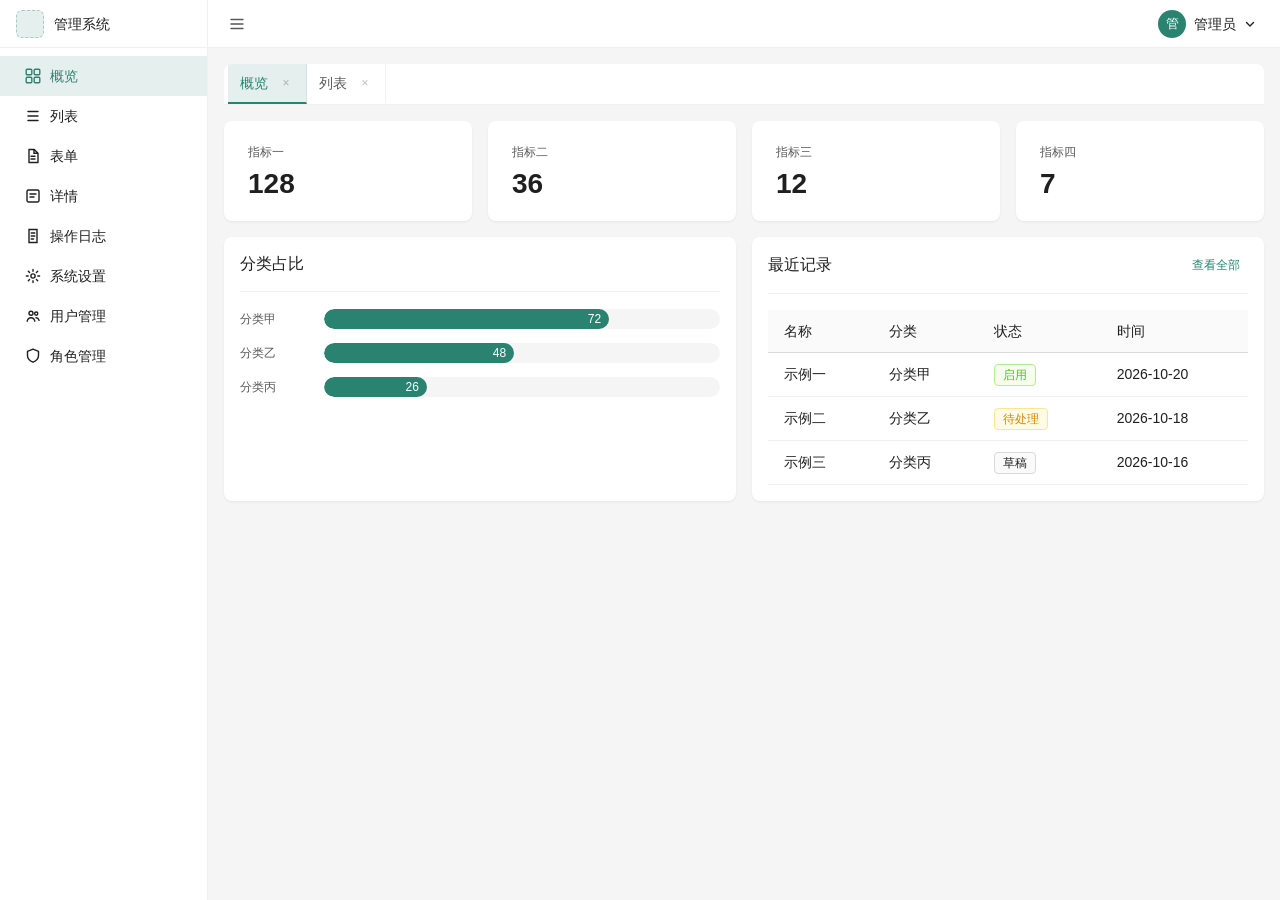
<file: index.html>
<!DOCTYPE html>
<!-- 概览页。 -->
<html lang="zh-CN">
<head>
<meta charset="UTF-8">
<meta name="viewport" content="width=device-width, initial-scale=1.0">
<title>管理系统</title>
<link rel="stylesheet" href="css/tokens.css">
<link rel="stylesheet" href="css/base.css">
</head>
<body data-page="dashboard" data-page-title="概览">
<div class="layout-side" id="layout">
  <aside class="sidebar" id="sidebar"></aside>
  <div class="main">
    <header class="header" id="header"></header>
    <div class="content">
      <div class="multi-tabs">
        <a class="multi-tab active" href="index.html">概览<button class="tab-close" type="button" aria-label="关闭">×</button></a>
        <a class="multi-tab" href="list.html">列表<button class="tab-close" type="button" aria-label="关闭">×</button></a>
      </div>
      <div class="stat-cards">
        <div class="stat-card"><div class="stat-card-label">指标一</div><div class="stat-card-value">128</div></div>
        <div class="stat-card"><div class="stat-card-label">指标二</div><div class="stat-card-value">36</div></div>
        <div class="stat-card"><div class="stat-card-label">指标三</div><div class="stat-card-value">12</div></div>
        <div class="stat-card"><div class="stat-card-label">指标四</div><div class="stat-card-value">7</div></div>
      </div>
      <div class="dashboard-row">
        <div class="card">
          <div class="card-header"><span class="card-title">分类占比</span></div>
          <div class="bar-row"><span class="bar-label">分类甲</span><div class="bar-track"><div class="bar-fill" style="width:72%">72</div></div></div>
          <div class="bar-row"><span class="bar-label">分类乙</span><div class="bar-track"><div class="bar-fill" style="width:48%">48</div></div></div>
          <div class="bar-row"><span class="bar-label">分类丙</span><div class="bar-track"><div class="bar-fill" style="width:26%">26</div></div></div>
        </div>
        <div class="card">
          <div class="card-header">
            <span class="card-title">最近记录</span>
            <a class="btn btn-text btn-sm" href="list.html">查看全部</a>
          </div>
          <table class="table">
            <thead><tr><th>名称</th><th>分类</th><th>状态</th><th>时间</th></tr></thead>
            <tbody>
              <tr><td>示例一</td><td>分类甲</td><td><span class="tag tag-success">启用</span></td><td>2026-10-20</td></tr>
              <tr><td>示例二</td><td>分类乙</td><td><span class="tag tag-warning">待处理</span></td><td>2026-10-18</td></tr>
              <tr><td>示例三</td><td>分类丙</td><td><span class="tag">草稿</span></td><td>2026-10-16</td></tr>
            </tbody>
          </table>
        </div>
      </div>
    </div>
  </div>
</div>
<script src="js/brand.js"></script>
<script src="js/chrome.js"></script>
<script src="js/shell.js"></script>
</body>
</html>
</file>
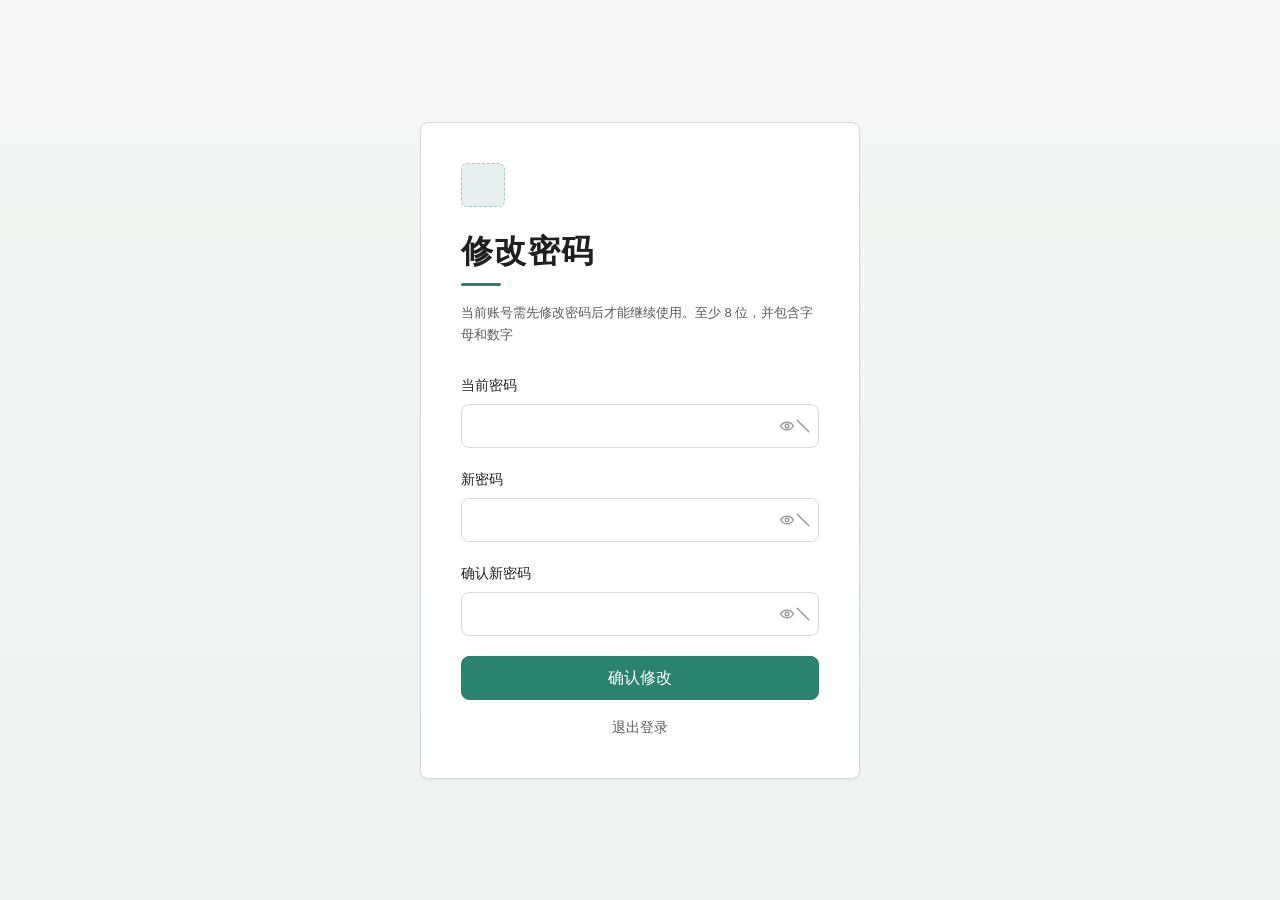
<file: change-password.html>
<!DOCTYPE html>
<!-- 首次登录修改密码页。 -->
<html lang="zh-CN">
<head>
<meta charset="UTF-8">
<meta name="viewport" content="width=device-width, initial-scale=1.0">
<title>管理系统</title>
<link rel="stylesheet" href="css/tokens.css">
<link rel="stylesheet" href="css/base.css">
<link rel="stylesheet" href="css/login.css">
</head>
<body class="login-body" data-page-title="修改密码">
<main class="login-page">
  <div class="login-card">
    <div class="login-mark"><span class="brand-mark" data-brand-mark></span></div>
    <h1 class="login-title">修改密码</h1>
    <p class="pwd-sub" id="change-tip">当前账号需先修改密码后才能继续使用。</p>
    <form class="login-form" onsubmit="return submitChange(event)">
      <div class="form-item">
        <label class="form-label" for="old-password">当前密码</label>
        <div class="input-group pwd-group"><input class="input" id="old-password" type="password" required autocomplete="current-password"><button class="pwd-toggle" type="button" aria-label="显示密码"><svg class="eye-open" width="16" height="16" viewBox="0 0 16 16" fill="none"><path d="M1.5 8S3.8 4.2 8 4.2 14.5 8 14.5 8 12.2 11.8 8 11.8 1.5 8 1.5 8Z" stroke="currentColor" stroke-width="1.4"/><circle cx="8" cy="8" r="1.8" stroke="currentColor" stroke-width="1.4"/></svg><svg class="eye-off" width="16" height="16" viewBox="0 0 16 16" fill="none" hidden><path d="M2.2 2.2l11.6 11.6" stroke="currentColor" stroke-width="1.4" stroke-linecap="round"/></svg></button></div>
      </div>
      <div class="form-item">
        <label class="form-label" for="new-password">新密码</label>
        <div class="input-group pwd-group"><input class="input" id="new-password" type="password" required autocomplete="new-password"><button class="pwd-toggle" type="button" aria-label="显示密码"><svg class="eye-open" width="16" height="16" viewBox="0 0 16 16" fill="none"><path d="M1.5 8S3.8 4.2 8 4.2 14.5 8 14.5 8 12.2 11.8 8 11.8 1.5 8 1.5 8Z" stroke="currentColor" stroke-width="1.4"/><circle cx="8" cy="8" r="1.8" stroke="currentColor" stroke-width="1.4"/></svg><svg class="eye-off" width="16" height="16" viewBox="0 0 16 16" fill="none" hidden><path d="M2.2 2.2l11.6 11.6" stroke="currentColor" stroke-width="1.4" stroke-linecap="round"/></svg></button></div>
      </div>
      <div class="form-item">
        <label class="form-label" for="confirm-password">确认新密码</label>
        <div class="input-group pwd-group"><input class="input" id="confirm-password" type="password" required autocomplete="new-password"><button class="pwd-toggle" type="button" aria-label="显示密码"><svg class="eye-open" width="16" height="16" viewBox="0 0 16 16" fill="none"><path d="M1.5 8S3.8 4.2 8 4.2 14.5 8 14.5 8 12.2 11.8 8 11.8 1.5 8 1.5 8Z" stroke="currentColor" stroke-width="1.4"/><circle cx="8" cy="8" r="1.8" stroke="currentColor" stroke-width="1.4"/></svg><svg class="eye-off" width="16" height="16" viewBox="0 0 16 16" fill="none" hidden><path d="M2.2 2.2l11.6 11.6" stroke="currentColor" stroke-width="1.4" stroke-linecap="round"/></svg></button></div>
      </div>
      <div class="login-error" id="change-error" hidden></div>
      <button class="btn btn-primary login-btn" type="submit">确认修改</button>
    </form>
    <a class="pwd-logout" href="login.html">退出登录</a>
  </div>
</main>
<script src="js/brand.js"></script>
<script src="js/settings-data.js"></script>
<script src="js/shell.js"></script>
<script>
  var settings = readSettings();
  if (settings.passwordHint) document.getElementById("change-tip").textContent = "当前账号需先修改密码后才能继续使用。" + settings.passwordHint;
  function submitChange(event) {
    event.preventDefault();
    var error = document.getElementById("change-error");
    var created = document.getElementById("new-password").value;
    var confirm = document.getElementById("confirm-password").value;
    if (!document.getElementById("old-password").value || created.length < settings.passwordMin || created !== confirm) {
      error.hidden = false;
      error.textContent = "请填写当前密码，并按密码说明确认新密码";
      return false;
    }
    window.location.href = "login.html";
    return false;
  }
</script>
</body>
</html>
</file>
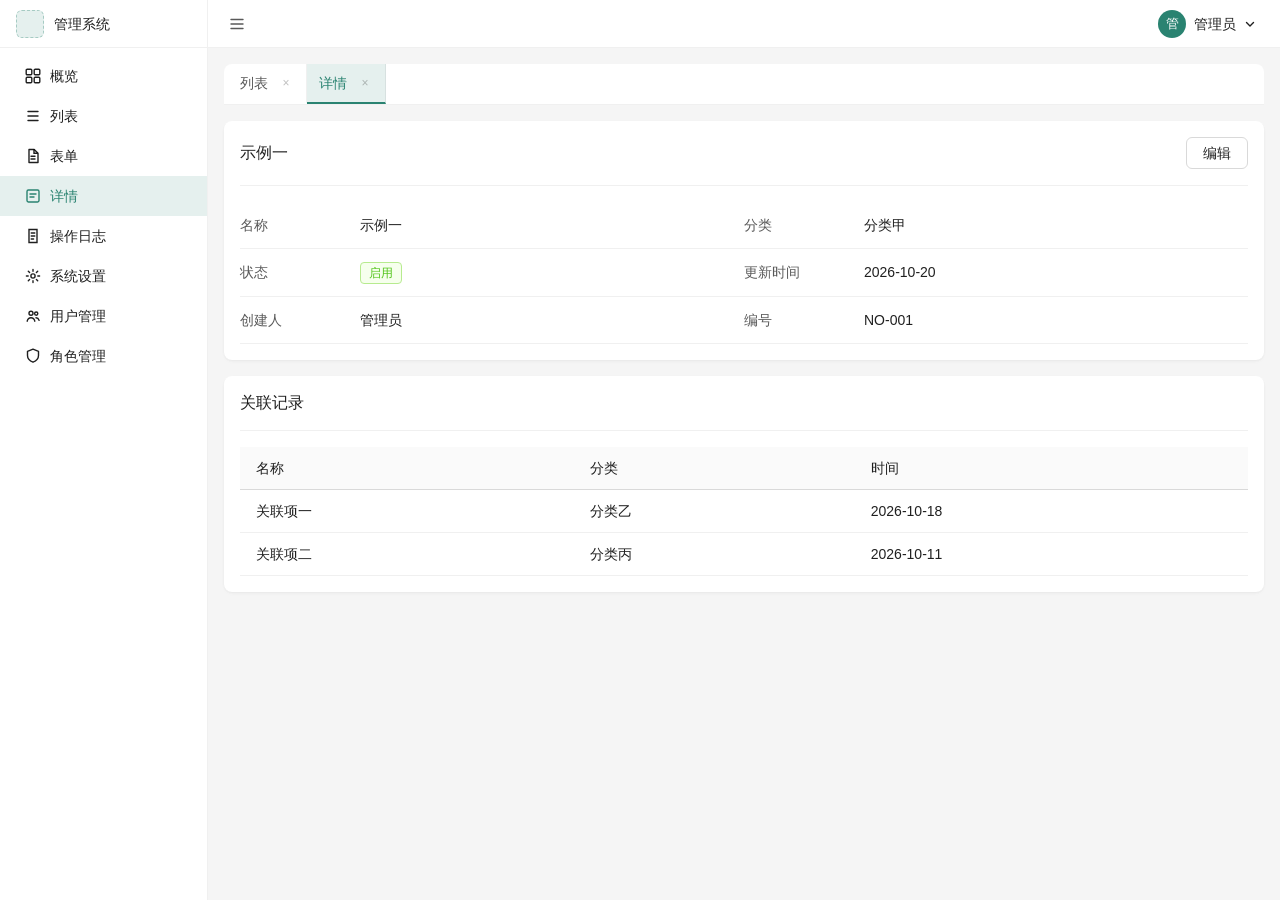
<file: detail.html>
<!DOCTYPE html>
<!-- 详情示例页。 -->
<html lang="zh-CN">
<head>
<meta charset="UTF-8">
<meta name="viewport" content="width=device-width, initial-scale=1.0">
<title>管理系统</title>
<link rel="stylesheet" href="css/tokens.css">
<link rel="stylesheet" href="css/base.css">
</head>
<body data-page="detail" data-page-title="详情">
<div class="layout-side" id="layout">
  <aside class="sidebar" id="sidebar"></aside>
  <div class="main">
    <header class="header" id="header"></header>
    <div class="content">
      <div class="multi-tabs">
        <a class="multi-tab" href="list.html">列表<button class="tab-close" type="button" aria-label="关闭">×</button></a>
        <a class="multi-tab active" href="detail.html">详情<button class="tab-close" type="button" aria-label="关闭">×</button></a>
      </div>
      <div class="card">
        <div class="card-header">
          <span class="card-title">示例一</span>
          <a class="btn" href="form.html">编辑</a>
        </div>
        <div class="desc-list">
          <div class="desc-item"><span class="desc-label">名称</span><span class="desc-value">示例一</span></div>
          <div class="desc-item"><span class="desc-label">分类</span><span class="desc-value">分类甲</span></div>
          <div class="desc-item"><span class="desc-label">状态</span><span class="desc-value"><span class="tag tag-success">启用</span></span></div>
          <div class="desc-item"><span class="desc-label">更新时间</span><span class="desc-value">2026-10-20</span></div>
          <div class="desc-item"><span class="desc-label">创建人</span><span class="desc-value">管理员</span></div>
          <div class="desc-item"><span class="desc-label">编号</span><span class="desc-value">NO-001</span></div>
        </div>
      </div>
      <div class="card">
        <div class="card-header"><span class="card-title">关联记录</span></div>
        <table class="table">
          <thead><tr><th>名称</th><th>分类</th><th>时间</th></tr></thead>
          <tbody>
            <tr><td>关联项一</td><td>分类乙</td><td>2026-10-18</td></tr>
            <tr><td>关联项二</td><td>分类丙</td><td>2026-10-11</td></tr>
          </tbody>
        </table>
      </div>
    </div>
  </div>
</div>
<script src="js/brand.js"></script>
<script src="js/chrome.js"></script>
<script src="js/shell.js"></script>
</body>
</html>
</file>
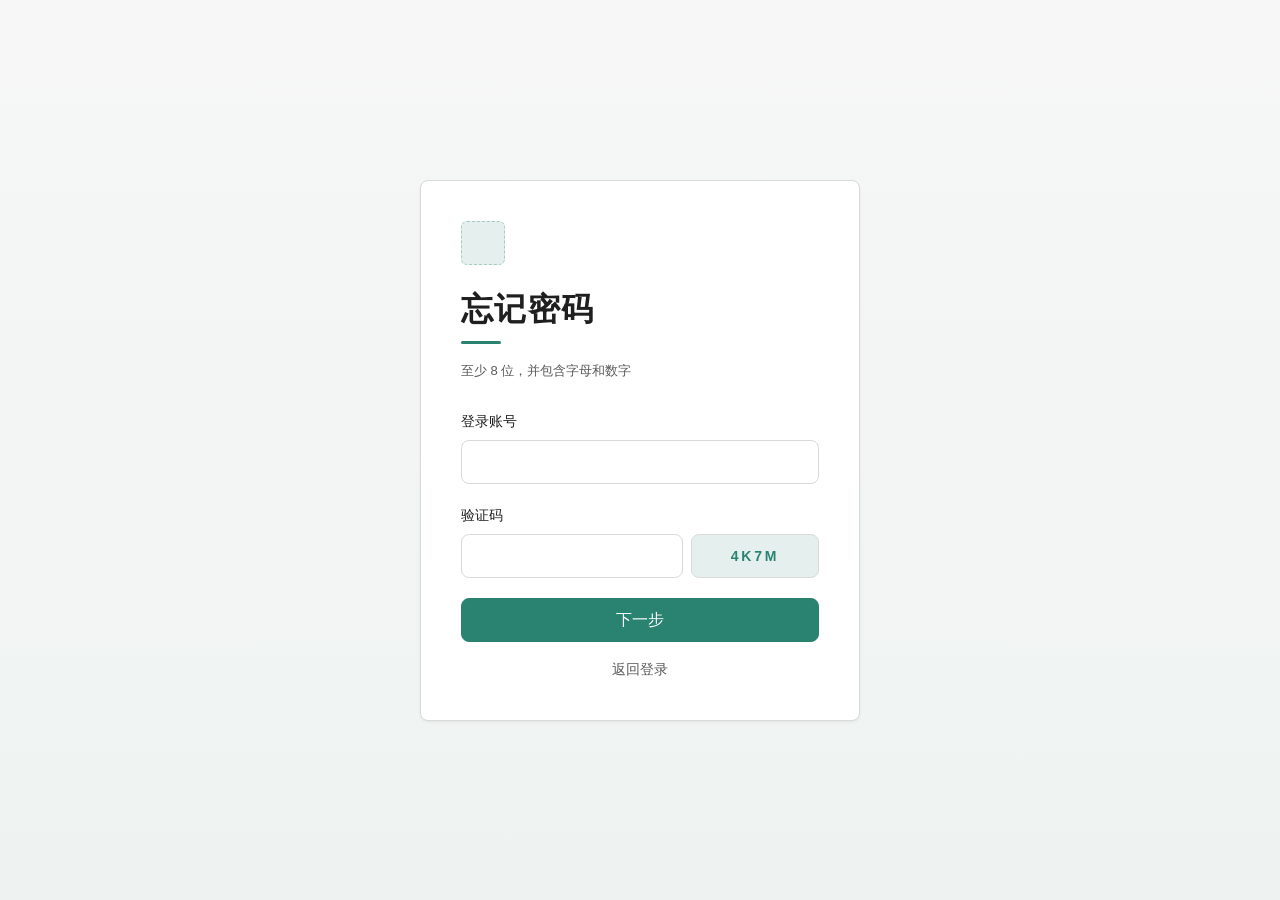
<file: forgot-password.html>
<!DOCTYPE html>
<!-- 忘记密码页。先验证账号，再设置新密码。 -->
<html lang="zh-CN">
<head>
<meta charset="UTF-8">
<meta name="viewport" content="width=device-width, initial-scale=1.0">
<title>管理系统</title>
<link rel="stylesheet" href="css/tokens.css">
<link rel="stylesheet" href="css/base.css">
<link rel="stylesheet" href="css/login.css">
</head>
<body class="login-body" data-page-title="忘记密码">
<main class="login-page">
  <div class="login-card">
    <div class="login-mark"><span class="brand-mark" data-brand-mark></span></div>
    <h1 class="login-title">忘记密码</h1>
    <p class="pwd-sub" id="forgot-tip">验证账号后设置新密码。</p>
    <form class="login-form" id="forgot-form" onsubmit="return submitForgot(event)">
      <div id="forgot-step-account">
        <div class="form-item">
          <label class="form-label" for="username">登录账号</label>
          <input class="input" id="username" required autocomplete="username">
        </div>
        <div class="form-item" id="captcha-item">
          <label class="form-label" for="captcha">验证码</label>
          <div class="captcha-row"><input class="input" id="captcha" maxlength="8" autocomplete="off"><div class="captcha-box" aria-hidden="true">4K7M</div></div>
        </div>
      </div>
      <div id="forgot-step-password" hidden>
        <div class="form-item"><label class="form-label" for="new-password">新密码</label><input class="input" id="new-password" type="password" autocomplete="new-password"></div>
        <div class="form-item"><label class="form-label" for="confirm-password">确认新密码</label><input class="input" id="confirm-password" type="password" autocomplete="new-password"></div>
      </div>
      <div class="login-error" id="forgot-error" hidden></div>
      <button class="btn btn-primary login-btn" type="submit" id="forgot-submit">下一步</button>
    </form>
    <a class="pwd-logout" href="login.html">返回登录</a>
  </div>
</main>
<script src="js/brand.js"></script>
<script src="js/settings-data.js"></script>
<script src="js/shell.js"></script>
<script>
  var step = "account";
  var settings = readSettings();
  if (!settings.captcha) document.getElementById("captcha-item").hidden = true;
  document.getElementById("forgot-tip").textContent = settings.passwordHint || "验证账号后设置新密码。";
  function submitForgot(event) {
    event.preventDefault();
    var error = document.getElementById("forgot-error");
    error.hidden = true;
    if (step === "account") {
      if (!document.getElementById("username").value.trim()) return false;
      if (settings.captcha && !document.getElementById("captcha").value.trim()) {
        error.hidden = false;
        error.textContent = "请填写验证码";
        return false;
      }
      step = "password";
      document.getElementById("forgot-step-account").hidden = true;
      document.getElementById("forgot-step-password").hidden = false;
      document.getElementById("forgot-submit").textContent = "确认修改";
      return false;
    }
    var created = document.getElementById("new-password").value;
    var confirm = document.getElementById("confirm-password").value;
    if (created.length < settings.passwordMin || created !== confirm) {
      error.hidden = false;
      error.textContent = "请按密码说明填写，并保证两次输入一致";
      return false;
    }
    error.hidden = false;
    error.className = "login-ok";
    error.textContent = "界面示例，未连接账号服务";
    return false;
  }
</script>
</body>
</html>
</file>
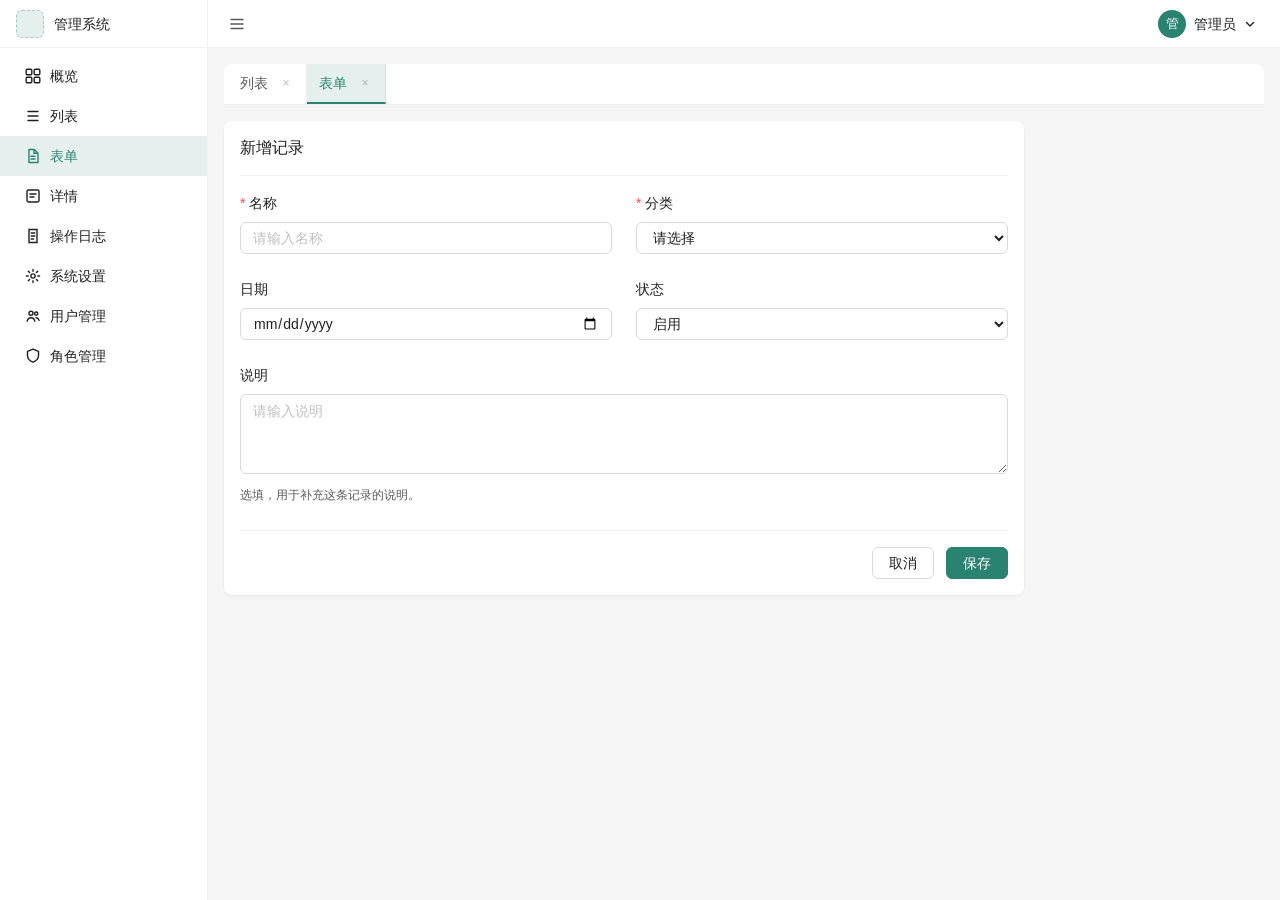
<file: form.html>
<!DOCTYPE html>
<!-- 表单示例页。 -->
<html lang="zh-CN">
<head>
<meta charset="UTF-8">
<meta name="viewport" content="width=device-width, initial-scale=1.0">
<title>管理系统</title>
<link rel="stylesheet" href="css/tokens.css">
<link rel="stylesheet" href="css/base.css">
</head>
<body data-page="form" data-page-title="表单">
<div class="layout-side" id="layout">
  <aside class="sidebar" id="sidebar"></aside>
  <div class="main">
    <header class="header" id="header"></header>
    <div class="content">
      <div class="multi-tabs">
        <a class="multi-tab" href="list.html">列表<button class="tab-close" type="button" aria-label="关闭">×</button></a>
        <a class="multi-tab active" href="form.html">表单<button class="tab-close" type="button" aria-label="关闭">×</button></a>
      </div>
      <div class="card" style="max-width:800px">
        <div class="card-header"><span class="card-title">新增记录</span></div>
        <form action="list.html">
          <div class="form-grid">
            <div class="form-item">
              <label class="form-label"><span class="required">*</span>名称</label>
              <input class="input" type="text" required placeholder="请输入名称">
            </div>
            <div class="form-item">
              <label class="form-label"><span class="required">*</span>分类</label>
              <select class="select" required><option value="">请选择</option><option>分类甲</option><option>分类乙</option><option>分类丙</option></select>
            </div>
          </div>
          <div class="form-grid">
            <div class="form-item">
              <label class="form-label">日期</label>
              <input class="input" type="date">
            </div>
            <div class="form-item">
              <label class="form-label">状态</label>
              <select class="select"><option>启用</option><option>停用</option><option>草稿</option></select>
            </div>
          </div>
          <div class="form-item">
            <label class="form-label">说明</label>
            <textarea class="textarea" placeholder="请输入说明"></textarea>
            <div class="form-hint">选填，用于补充这条记录的说明。</div>
          </div>
          <div class="form-actions">
            <a class="btn" href="list.html">取消</a>
            <button class="btn btn-primary" type="submit">保存</button>
          </div>
        </form>
      </div>
    </div>
  </div>
</div>
<script src="js/brand.js"></script>
<script src="js/chrome.js"></script>
<script src="js/shell.js"></script>
</body>
</html>
</file>
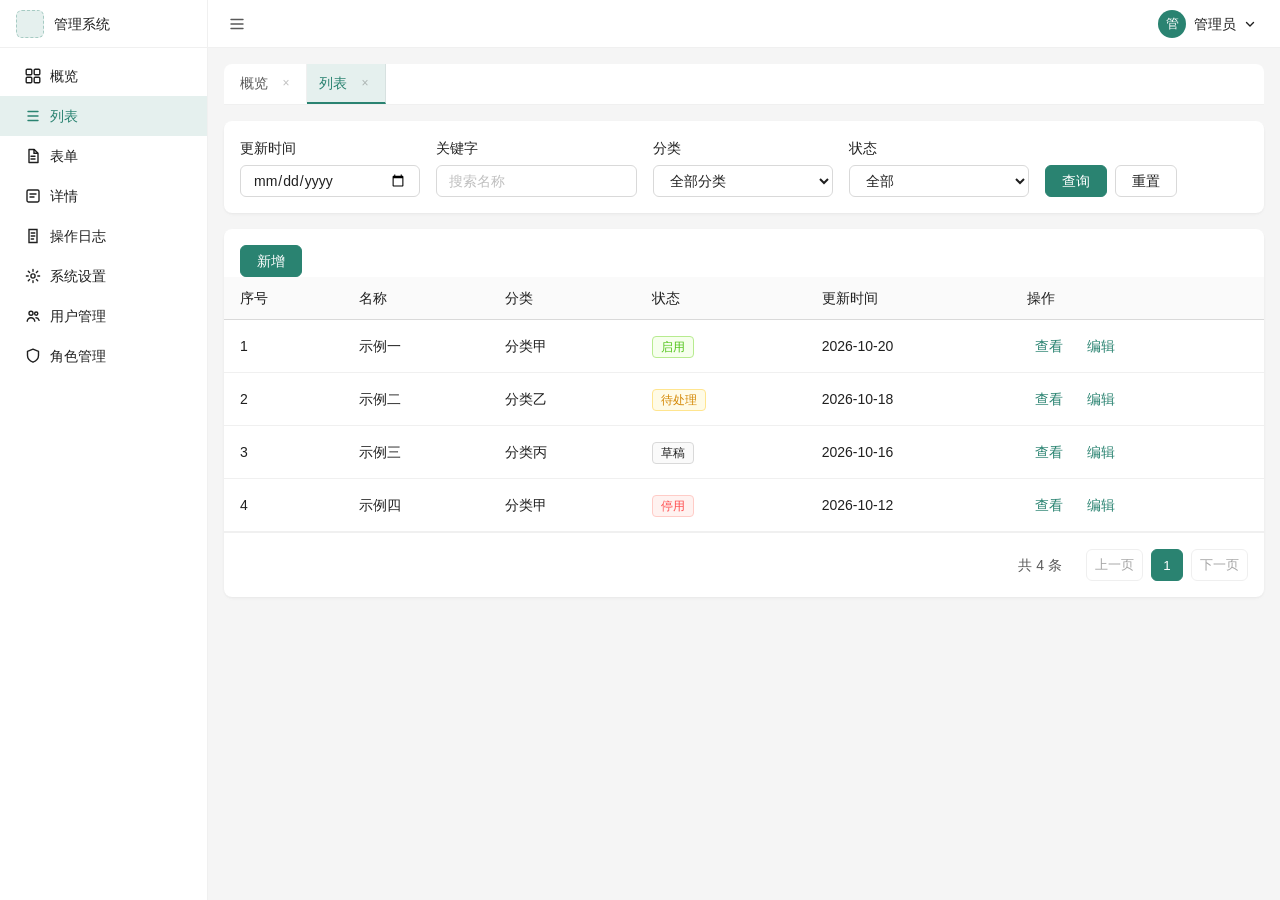
<file: list.html>
<!DOCTYPE html>
<!-- 列表示例：筛选、工具栏、表格和分页。 -->
<html lang="zh-CN">
<head>
<meta charset="UTF-8">
<meta name="viewport" content="width=device-width, initial-scale=1.0">
<title>管理系统</title>
<link rel="stylesheet" href="css/tokens.css">
<link rel="stylesheet" href="css/base.css">
</head>
<body data-page="list" data-page-title="列表">
<div class="layout-side" id="layout">
  <aside class="sidebar" id="sidebar"></aside>
  <div class="main">
    <header class="header" id="header"></header>
    <div class="content">
      <div class="multi-tabs">
        <a class="multi-tab" href="index.html">概览<button class="tab-close" type="button" aria-label="关闭">×</button></a>
        <a class="multi-tab active" href="list.html">列表<button class="tab-close" type="button" aria-label="关闭">×</button></a>
      </div>
      <div class="filter-bar">
        <form class="filter-row" action="list.html">
          <div class="filter-item">
            <label class="form-label">更新时间</label>
            <input class="input" type="date">
          </div>
          <div class="filter-item">
            <label class="form-label">关键字</label>
            <input class="input" type="text" placeholder="搜索名称">
          </div>
          <div class="filter-item">
            <label class="form-label">分类</label>
            <select class="select"><option>全部分类</option><option>分类甲</option><option>分类乙</option><option>分类丙</option></select>
          </div>
          <div class="filter-item">
            <label class="form-label">状态</label>
            <select class="select"><option>全部</option><option>启用</option><option>停用</option></select>
          </div>
          <div class="filter-actions">
            <button class="btn btn-primary" type="submit">查询</button>
            <a class="btn" href="list.html">重置</a>
          </div>
        </form>
      </div>
      <div class="table-wrapper">
        <div class="table-toolbar">
          <a class="btn btn-primary" href="form.html">新增</a>
        </div>
        <table class="table">
          <thead>
            <tr><th>序号</th><th>名称</th><th>分类</th><th>状态</th><th>更新时间</th><th class="col-action">操作</th></tr>
          </thead>
          <tbody>
            <tr><td>1</td><td>示例一</td><td>分类甲</td><td><span class="tag tag-success">启用</span></td><td>2026-10-20</td><td class="col-action"><a class="btn btn-text" href="detail.html">查看</a><a class="btn btn-text" href="form.html">编辑</a></td></tr>
            <tr><td>2</td><td>示例二</td><td>分类乙</td><td><span class="tag tag-warning">待处理</span></td><td>2026-10-18</td><td class="col-action"><a class="btn btn-text" href="detail.html">查看</a><a class="btn btn-text" href="form.html">编辑</a></td></tr>
            <tr><td>3</td><td>示例三</td><td>分类丙</td><td><span class="tag">草稿</span></td><td>2026-10-16</td><td class="col-action"><a class="btn btn-text" href="detail.html">查看</a><a class="btn btn-text" href="form.html">编辑</a></td></tr>
            <tr><td>4</td><td>示例四</td><td>分类甲</td><td><span class="tag tag-error">停用</span></td><td>2026-10-12</td><td class="col-action"><a class="btn btn-text" href="detail.html">查看</a><a class="btn btn-text" href="form.html">编辑</a></td></tr>
          </tbody>
        </table>
        <div class="pagination pager">
          <span class="page-info">共 4 条</span>
          <button class="page-btn" type="button" disabled>上一页</button>
          <button class="page-btn active" type="button">1</button>
          <button class="page-btn" type="button" disabled>下一页</button>
        </div>
      </div>
    </div>
  </div>
</div>
<script src="js/brand.js"></script>
<script src="js/chrome.js"></script>
<script src="js/shell.js"></script>
</body>
</html>
</file>
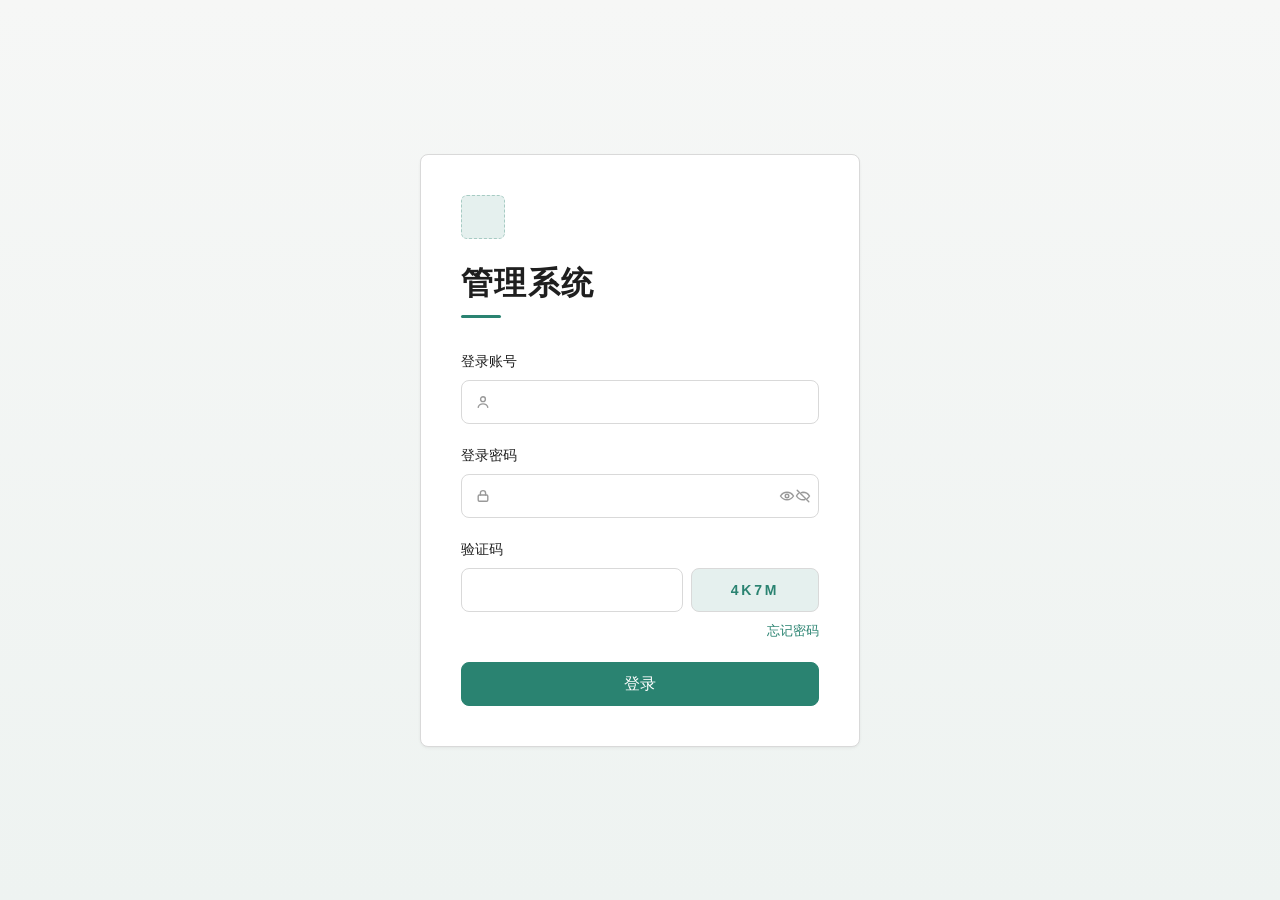
<file: login.html>
<!DOCTYPE html>
<!-- 登录页。忘记密码入口在表单下方。 -->
<html lang="zh-CN">
<head>
<meta charset="UTF-8">
<meta name="viewport" content="width=device-width, initial-scale=1.0">
<title>管理系统</title>
<link rel="stylesheet" href="css/tokens.css">
<link rel="stylesheet" href="css/base.css">
<link rel="stylesheet" href="css/login.css">
</head>
<body class="login-body" data-page-title="登录">
<main class="login-page">
  <div class="login-card">
    <div class="login-mark"><span class="brand-mark" data-brand-mark></span></div>
    <h1 class="login-title" data-brand-name></h1>
    <form class="login-form" action="index.html">
      <div class="form-item">
        <label class="form-label" for="username">登录账号</label>
        <div class="input-group">
          <span class="input-icon" aria-hidden="true"><svg width="16" height="16" viewBox="0 0 16 16" fill="none"><circle cx="8" cy="5.2" r="2.4" stroke="currentColor" stroke-width="1.4"/><path d="M3.2 13.2c.6-2.2 2.4-3.3 4.8-3.3s4.2 1.1 4.8 3.3" stroke="currentColor" stroke-width="1.4" stroke-linecap="round"/></svg></span>
          <input class="input" id="username" type="text" required autocomplete="username">
        </div>
      </div>
      <div class="form-item">
        <label class="form-label" for="password">登录密码</label>
        <div class="input-group pwd-group">
          <span class="input-icon" aria-hidden="true"><svg width="16" height="16" viewBox="0 0 16 16" fill="none"><rect x="3.2" y="7" width="9.6" height="6.2" rx="1.2" stroke="currentColor" stroke-width="1.4"/><path d="M5.4 7V5.2a2.6 2.6 0 0 1 5.2 0V7" stroke="currentColor" stroke-width="1.4" stroke-linecap="round"/></svg></span>
          <input class="input" id="password" type="password" required autocomplete="current-password">
          <button class="pwd-toggle" id="pwd-toggle" type="button" aria-label="显示密码">
            <svg class="eye-open" width="16" height="16" viewBox="0 0 16 16" fill="none" aria-hidden="true"><path d="M1.5 8S3.8 4.2 8 4.2 14.5 8 14.5 8 12.2 11.8 8 11.8 1.5 8 1.5 8Z" stroke="currentColor" stroke-width="1.4"/><circle cx="8" cy="8" r="1.8" stroke="currentColor" stroke-width="1.4"/></svg>
            <svg class="eye-off" width="16" height="16" viewBox="0 0 16 16" fill="none" aria-hidden="true" hidden><path d="M2.2 2.2l11.6 11.6" stroke="currentColor" stroke-width="1.4" stroke-linecap="round"/><path d="M6.3 4.6A6.8 6.8 0 0 1 8 4.2C12.2 4.2 14.5 8 14.5 8a12 12 0 0 1-2.1 2.6M3.4 5.5C2.2 6.5 1.5 8 1.5 8S3.8 11.8 8 11.8c.7 0 1.3-.1 1.9-.3" stroke="currentColor" stroke-width="1.4" stroke-linecap="round"/></svg>
          </button>
        </div>
      </div>
      <div class="form-item" id="captcha-item">
        <label class="form-label" for="captcha">验证码</label>
        <div class="captcha-row">
          <input class="input" id="captcha" type="text" required maxlength="8" autocomplete="off">
          <div class="captcha-box" aria-hidden="true">4K7M</div>
        </div>
      </div>
      <div class="login-extra"><a href="forgot-password.html">忘记密码</a></div>
      <button class="btn btn-primary login-btn" type="submit">登录</button>
    </form>
  </div>
</main>
<script src="js/brand.js"></script>
<script src="js/settings-data.js"></script>
<script src="js/shell.js"></script>
<script>
  if (!readSettings().captcha) {
    var captchaItem = document.getElementById("captcha-item");
    captchaItem.hidden = true;
    captchaItem.querySelector("input").required = false;
  }
</script>
</body>
</html>
</file>
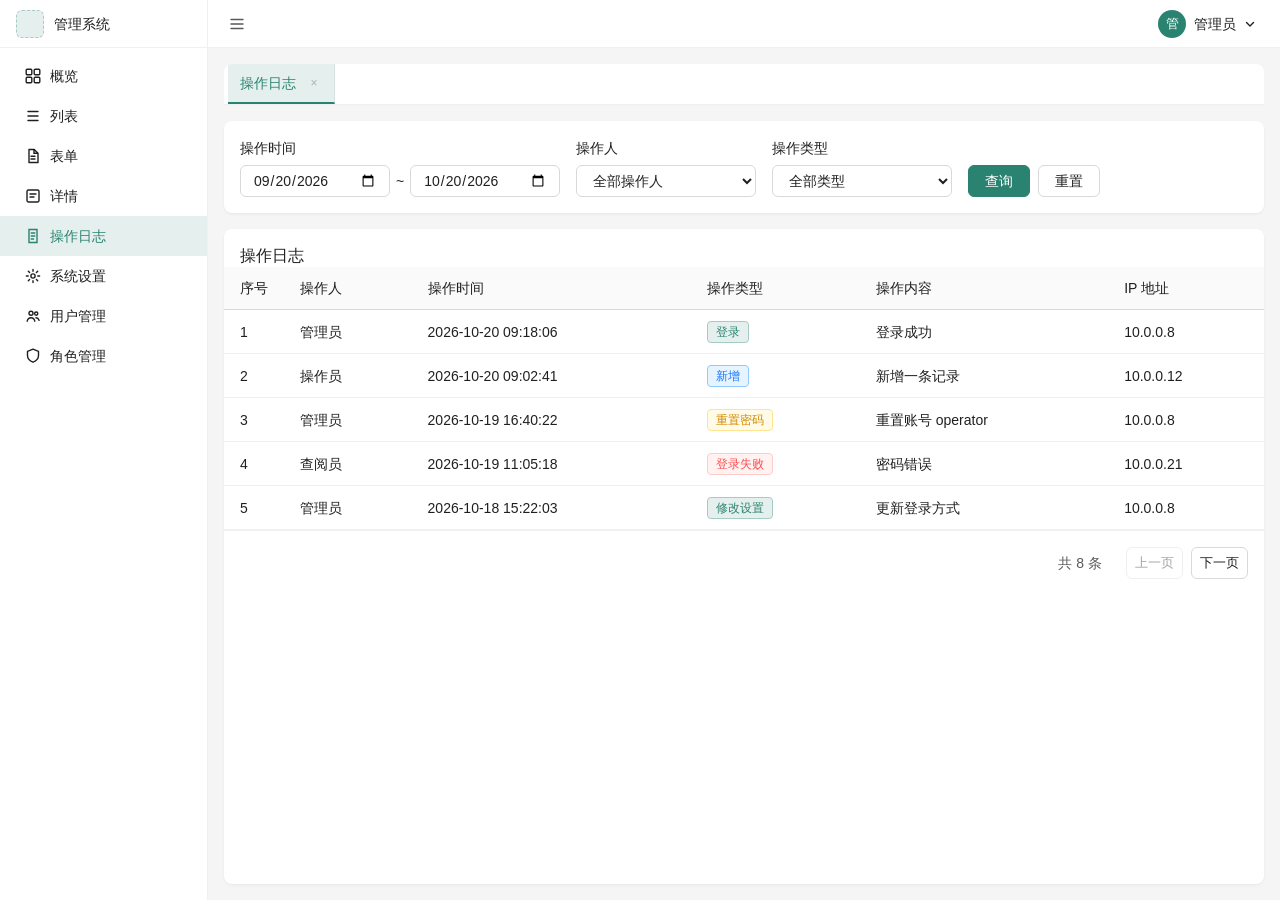
<file: logs.html>
<!DOCTYPE html>
<!-- 操作日志页。 -->
<html lang="zh-CN">
<head>
<meta charset="UTF-8">
<meta name="viewport" content="width=device-width, initial-scale=1.0">
<title>管理系统</title>
<link rel="stylesheet" href="css/tokens.css">
<link rel="stylesheet" href="css/base.css">
<link rel="stylesheet" href="css/admin.css">
</head>
<body data-page="logs" data-page-title="操作日志">
<div class="layout-side" id="layout">
  <aside class="sidebar" id="sidebar"></aside>
  <div class="main">
    <header class="header" id="header"></header>
    <div class="content page-fill">
      <div class="multi-tabs">
        <a class="multi-tab active" href="logs.html">操作日志<button class="tab-close" type="button" aria-label="关闭">×</button></a>
      </div>
      <div class="filter-bar">
        <form class="filter-row" onsubmit="filterLogs(); return false;">
          <div class="filter-item">
            <label class="form-label">操作时间</label>
            <div style="display:flex;align-items:center;gap:6px;">
              <input class="input" id="filter-date-from" type="date" style="width:150px">
              <span>~</span>
              <input class="input" id="filter-date-to" type="date" style="width:150px">
            </div>
          </div>
          <div class="filter-item"><label class="form-label">操作人</label><select class="select" id="filter-user"><option value="">全部操作人</option><option>管理员</option><option>操作员</option><option>查阅员</option></select></div>
          <div class="filter-item"><label class="form-label">操作类型</label><select class="select" id="filter-action"><option value="">全部类型</option><option>登录</option><option>登录失败</option><option>新增</option><option>编辑</option><option>重置密码</option><option>停用</option><option>新增角色</option><option>修改设置</option></select></div>
          <div class="filter-actions"><button class="btn btn-primary" type="submit">查询</button><button class="btn" type="button" onclick="resetLogFilter()">重置</button></div>
        </form>
      </div>
      <div class="table-wrapper">
        <div class="table-toolbar"><span style="font-size:16px;font-weight:500;">操作日志</span></div>
        <table class="table" id="log-table">
          <thead><tr><th style="width:60px;">序号</th><th>操作人</th><th>操作时间</th><th>操作类型</th><th>操作内容</th><th>IP 地址</th></tr></thead>
          <tbody id="log-list"></tbody>
        </table>
        <div id="empty-msg" class="empty" style="display:none"><div>暂无操作日志</div></div>
        <div class="pagination pager"><span class="page-info" id="pager-info"></span><button class="page-btn" id="pager-prev" type="button">上一页</button><button class="page-btn" id="pager-next" type="button">下一页</button></div>
      </div>
    </div>
  </div>
</div>
<script src="js/brand.js"></script>
<script src="js/chrome.js"></script>
<script src="js/shell.js"></script>
<script src="js/logs.js"></script>
</body>
</html>
</file>
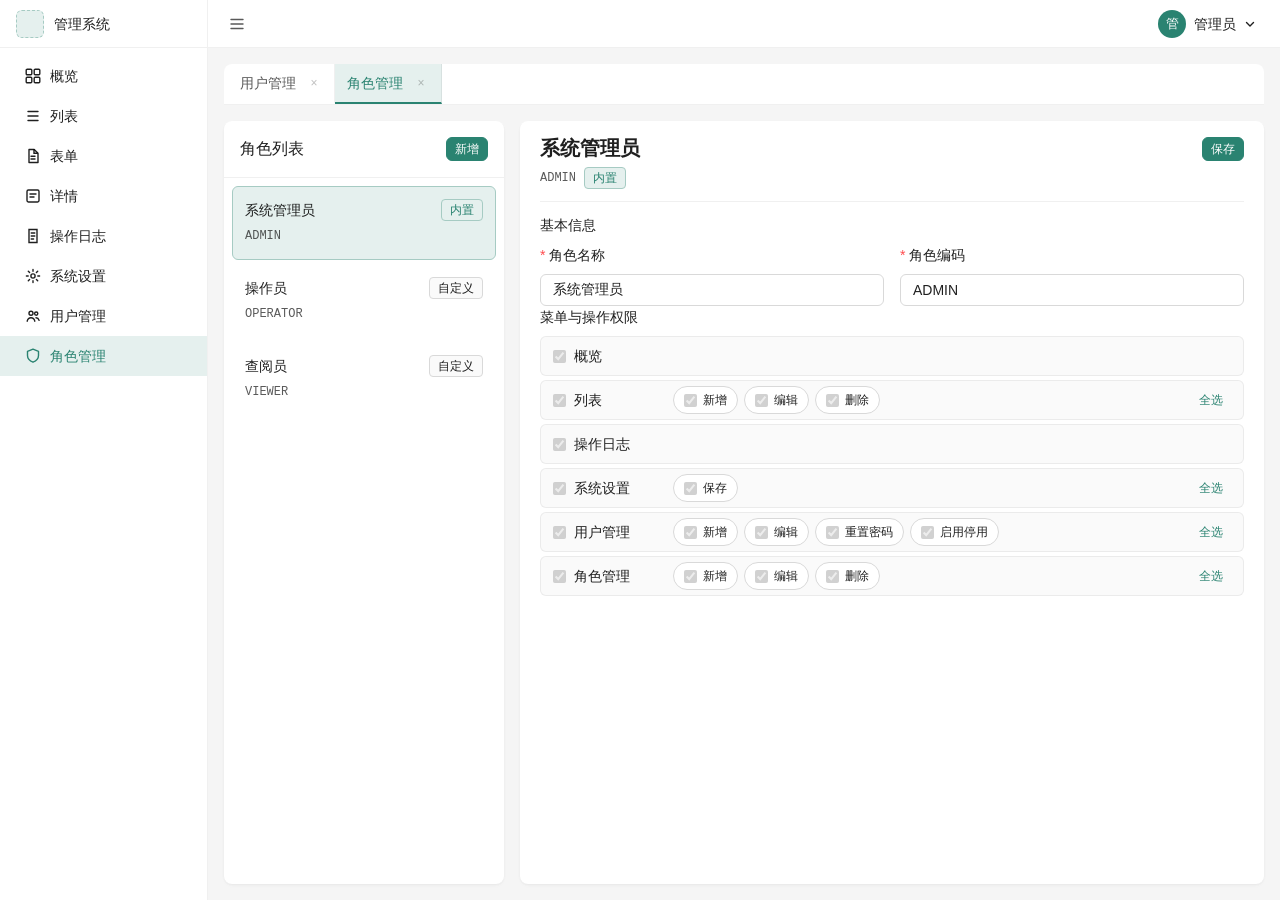
<file: roles.html>
<!DOCTYPE html>
<!-- 角色管理页。 -->
<html lang="zh-CN">
<head>
<meta charset="UTF-8">
<meta name="viewport" content="width=device-width, initial-scale=1.0">
<title>管理系统</title>
<link rel="stylesheet" href="css/tokens.css">
<link rel="stylesheet" href="css/base.css">
<link rel="stylesheet" href="css/admin.css">
</head>
<body data-page="roles" data-page-title="角色管理">
<div class="layout-side" id="layout">
  <aside class="sidebar" id="sidebar"></aside>
  <div class="main">
    <header class="header" id="header"></header>
    <div class="content page-fill">
      <div class="multi-tabs">
        <a class="multi-tab" href="users.html">用户管理<button class="tab-close" type="button" aria-label="关闭">×</button></a>
        <a class="multi-tab active" href="roles.html">角色管理<button class="tab-close" type="button" aria-label="关闭">×</button></a>
      </div>
      <div class="role-layout">
        <div class="role-list-panel">
          <div class="role-list-header"><div class="role-list-title">角色列表</div><button class="btn btn-primary btn-sm" type="button" onclick="openModal('role-modal')">新增</button></div>
          <div class="role-list-body" id="role-list"></div>
        </div>
        <div class="role-detail-panel" id="role-detail"></div>
      </div>
    </div>
  </div>
</div>
<div id="role-modal" class="modal-overlay" role="dialog" aria-modal="true">
  <div class="modal">
    <div class="modal-header"><span class="modal-title">新增角色</span><button class="modal-close" type="button" onclick="closeModal('role-modal')" aria-label="关闭">×</button></div>
    <form onsubmit="return createRole(event)">
      <div class="modal-body">
        <div class="form-item"><label class="form-label"><span class="required">*</span>角色名称</label><input class="input" id="create-name" maxlength="32"></div>
        <div class="form-item"><label class="form-label"><span class="required">*</span>角色编码</label><input class="input" id="create-code" maxlength="32" placeholder="大写字母开头，如 EDITOR"></div>
      </div>
      <div class="modal-footer"><button class="btn" type="button" onclick="closeModal('role-modal')">取消</button><button class="btn btn-primary" type="submit">创建</button></div>
    </form>
  </div>
</div>
<div id="role-switch-modal" class="modal-overlay" role="dialog" aria-modal="true">
  <div class="modal action-modal"><div class="modal-header"><span class="modal-title">未保存的修改</span><button class="modal-close" type="button" onclick="closeModal('role-switch-modal')" aria-label="关闭">×</button></div><div class="modal-body">当前角色有未保存的修改，确定离开吗？</div><div class="modal-footer"><button class="btn" type="button" onclick="closeModal('role-switch-modal')">取消</button><button class="btn btn-primary" type="button" onclick="confirmRoleSwitch()">离开</button></div></div>
</div>
<div id="role-delete-modal" class="modal-overlay" role="dialog" aria-modal="true">
  <div class="modal action-modal"><div class="modal-header"><span class="modal-title">删除角色</span><button class="modal-close" type="button" onclick="closeModal('role-delete-modal')" aria-label="关闭">×</button></div><div class="modal-body">确定删除这个角色吗？</div><div class="modal-footer"><button class="btn" type="button" onclick="closeModal('role-delete-modal')">取消</button><button class="btn btn-danger" type="button" onclick="deleteRole()">删除</button></div></div>
</div>
<script src="js/brand.js"></script>
<script src="js/chrome.js"></script>
<script src="js/shell.js"></script>
<script src="js/roles.js"></script>
</body>
</html>
</file>
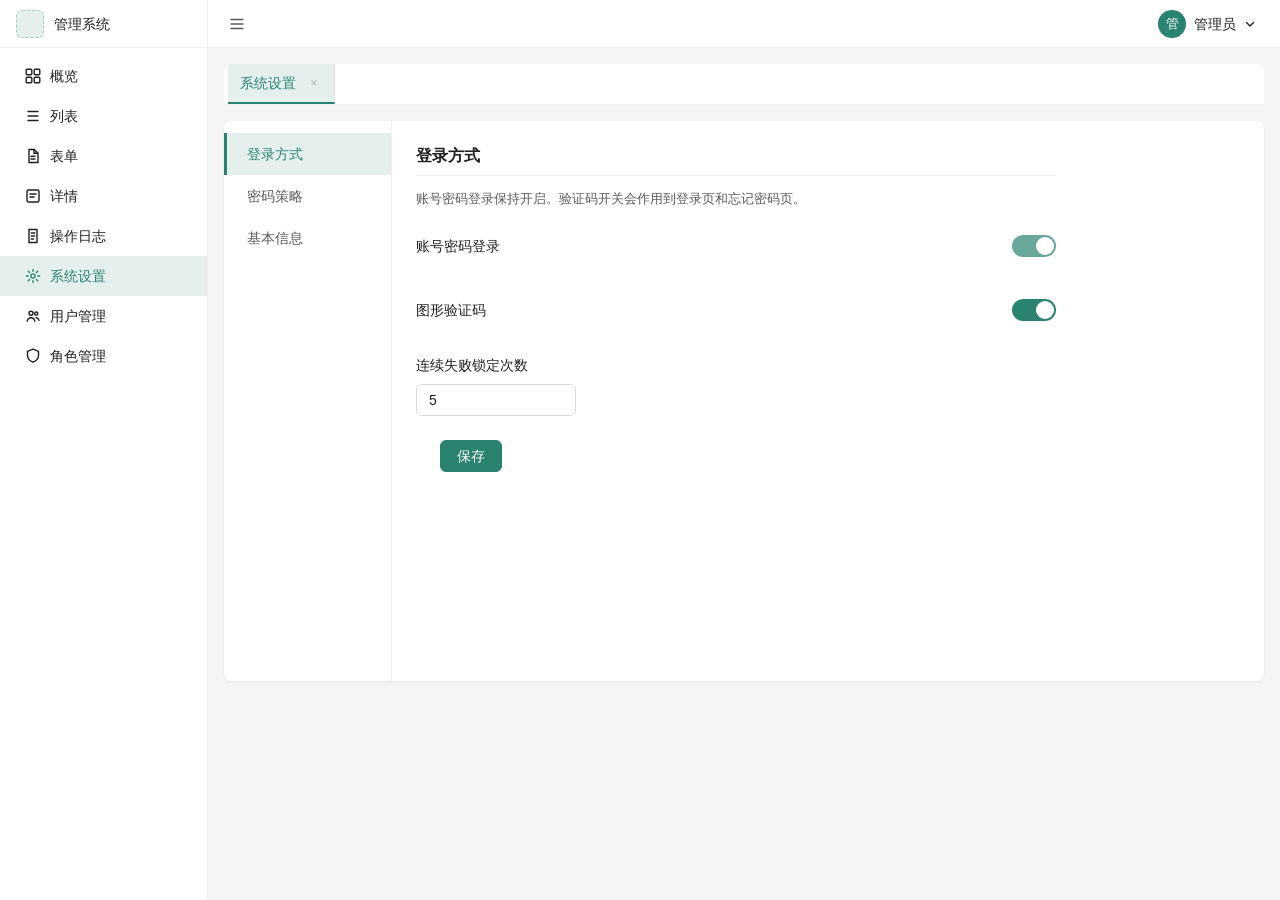
<file: settings.html>
<!DOCTYPE html>
<!-- 系统设置页：登录方式、密码策略、基本信息。 -->
<html lang="zh-CN">
<head>
<meta charset="UTF-8">
<meta name="viewport" content="width=device-width, initial-scale=1.0">
<title>管理系统</title>
<link rel="stylesheet" href="css/tokens.css">
<link rel="stylesheet" href="css/base.css">
<link rel="stylesheet" href="css/admin.css">
</head>
<body data-page="settings" data-page-title="系统设置">
<div class="layout-side" id="layout">
  <aside class="sidebar" id="sidebar"></aside>
  <div class="main">
    <header class="header" id="header"></header>
    <div class="content">
      <div class="multi-tabs">
        <a class="multi-tab active" href="settings.html">系统设置<button class="tab-close" type="button" aria-label="关闭">×</button></a>
      </div>
      <div class="card config-card">
        <div class="config-layout">
          <div class="config-sidebar">
            <div class="config-sidebar-item active" data-panel="login">登录方式</div>
            <div class="config-sidebar-item" data-panel="password">密码策略</div>
            <div class="config-sidebar-item" data-panel="basic">基本信息</div>
          </div>
          <div class="config-content">
            <div class="config-panel active" id="panel-login">
              <div class="config-section-title">登录方式</div>
              <p class="config-hint">账号密码登录保持开启。验证码开关会作用到登录页和忘记密码页。</p>
              <div class="form-item switch-row"><span>账号密码登录</span><button class="switch on" id="switch-account" type="button" disabled aria-pressed="true"></button></div>
              <div class="form-item switch-row"><span>图形验证码</span><button class="switch" id="switch-captcha" type="button" data-toggle aria-pressed="false"></button></div>
              <div class="form-item"><label class="form-label" for="lock-after">连续失败锁定次数</label><input class="input" id="lock-after" type="number" min="1" max="20" style="max-width:160px"></div>
            </div>
            <div class="config-panel" id="panel-password">
              <div class="config-section-title">密码策略</div>
              <div class="form-item"><label class="form-label" for="password-min">最少位数</label><input class="input" id="password-min" type="number" min="6" max="32" style="max-width:160px"></div>
              <div class="form-item switch-row"><span>须包含字母和数字</span><button class="switch" id="switch-mixed" type="button" data-toggle aria-pressed="false"></button></div>
              <div class="form-item switch-row"><span>首次登录必须修改密码</span><button class="switch" id="switch-must-change" type="button" data-toggle aria-pressed="false"></button></div>
              <div class="form-item"><label class="form-label" for="password-hint">密码说明</label><input class="input" id="password-hint" maxlength="80"></div>
            </div>
            <div class="config-panel" id="panel-basic">
              <div class="config-section-title">基本信息</div>
              <p class="config-hint">系统名称和标识的正式配置在 js/brand.js。这里只演示设置页的字段。</p>
              <div class="form-item"><label class="form-label" for="system-name">系统名称</label><input class="input" id="system-name" maxlength="32"></div>
            </div>
            <div class="save-bar" style="display:flex;gap:12px;align-items:center;padding:0 24px 24px;">
              <button class="btn btn-primary" id="settings-save" type="button">保存</button>
              <div class="config-feedback ok" id="settings-feedback" hidden></div>
            </div>
          </div>
        </div>
      </div>
    </div>
  </div>
</div>
<script src="js/brand.js"></script>
<script src="js/settings-data.js"></script>
<script src="js/chrome.js"></script>
<script src="js/shell.js"></script>
<script src="js/settings.js"></script>
</body>
</html>
</file>
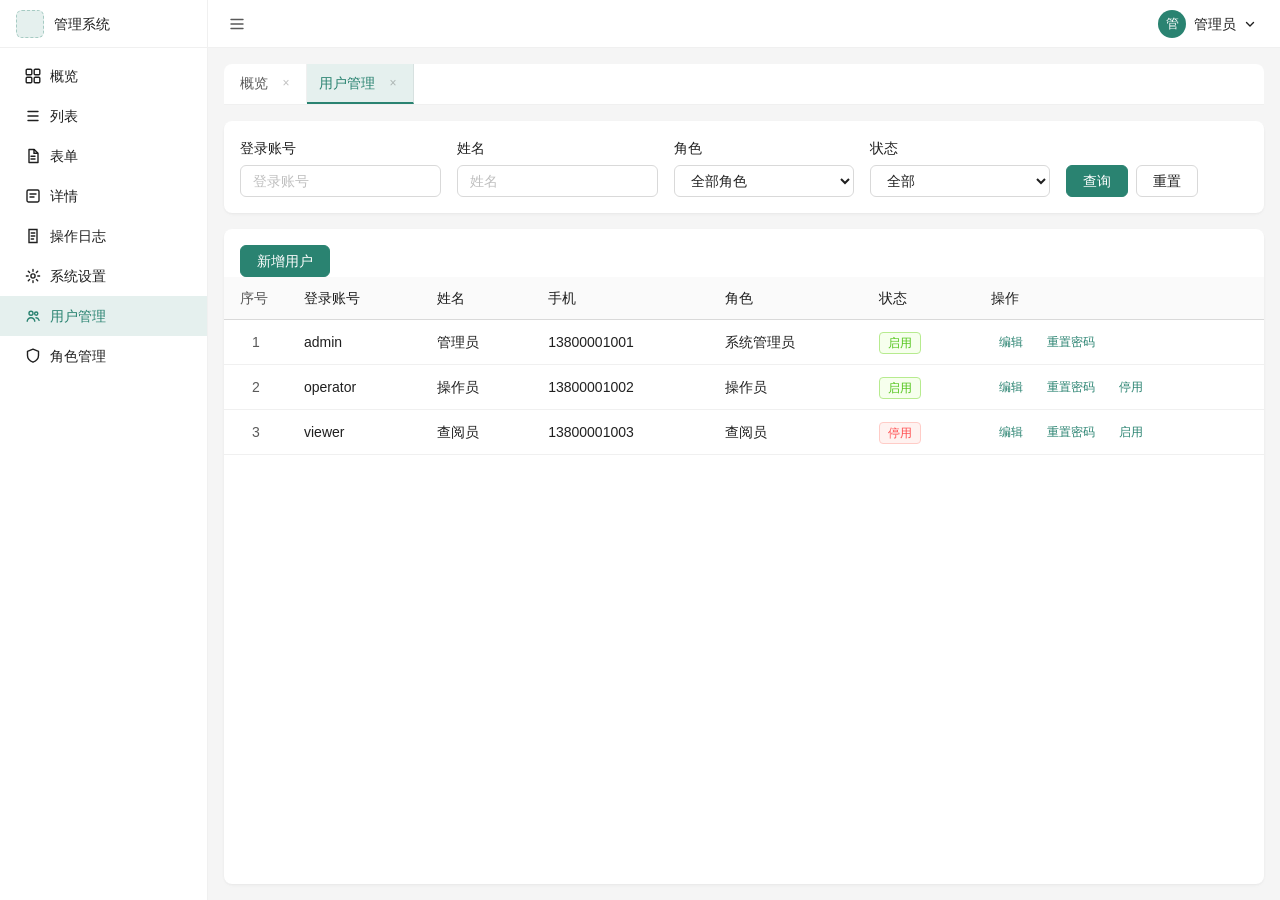
<file: users.html>
<!DOCTYPE html>
<!-- 用户管理页。 -->
<html lang="zh-CN">
<head>
<meta charset="UTF-8">
<meta name="viewport" content="width=device-width, initial-scale=1.0">
<title>管理系统</title>
<link rel="stylesheet" href="css/tokens.css">
<link rel="stylesheet" href="css/base.css">
<link rel="stylesheet" href="css/admin.css">
</head>
<body data-page="users" data-page-title="用户管理">
<div class="layout-side" id="layout">
  <aside class="sidebar" id="sidebar"></aside>
  <div class="main">
    <header class="header" id="header"></header>
    <div class="content page-fill">
      <div class="multi-tabs">
        <a class="multi-tab" href="index.html">概览<button class="tab-close" type="button" aria-label="关闭">×</button></a>
        <a class="multi-tab active" href="users.html">用户管理<button class="tab-close" type="button" aria-label="关闭">×</button></a>
      </div>
      <div class="filter-bar">
        <form class="filter-row" onsubmit="searchUsers(); return false;">
          <div class="filter-item"><label class="form-label">登录账号</label><input class="input" id="q-account" placeholder="登录账号"></div>
          <div class="filter-item"><label class="form-label">姓名</label><input class="input" id="q-name" placeholder="姓名"></div>
          <div class="filter-item"><label class="form-label">角色</label><select class="select" id="q-role"><option value="">全部角色</option><option value="admin">系统管理员</option><option value="operator">操作员</option><option value="viewer">查阅员</option></select></div>
          <div class="filter-item"><label class="form-label">状态</label><select class="select" id="q-status"><option value="">全部</option><option value="1">启用</option><option value="0">停用</option></select></div>
          <div class="filter-actions"><button class="btn btn-primary" type="submit">查询</button><button class="btn" type="button" onclick="resetUserFilter()">重置</button></div>
        </form>
      </div>
      <div class="table-wrapper">
        <div class="table-toolbar"><button class="btn btn-primary" type="button" onclick="openUserCreate()">新增用户</button></div>
        <table class="table" id="user-table">
          <thead><tr><th class="col-index">序号</th><th>登录账号</th><th>姓名</th><th>手机</th><th>角色</th><th>状态</th><th class="col-action">操作</th></tr></thead>
          <tbody id="user-list"></tbody>
        </table>
        <div id="empty-msg" class="empty" style="display:none"><div>暂无符合条件的用户</div></div>
      </div>
    </div>
  </div>
</div>
<div id="user-modal" class="modal-overlay" role="dialog" aria-modal="true">
  <div class="modal">
    <div class="modal-header"><span class="modal-title" id="user-modal-title">新增用户</span><button class="modal-close" type="button" onclick="closeModal('user-modal')" aria-label="关闭">×</button></div>
    <form onsubmit="return submitUser(event)">
      <div class="modal-body">
        <div id="modal-error" class="message message-error" style="display:none;margin-bottom:16px;"></div>
        <div class="form-item"><label class="form-label"><span class="required">*</span>登录账号</label><input class="input" id="f-username" maxlength="32" placeholder="4 到 32 位字母或数字" autocomplete="off"></div>
        <div class="form-item"><label class="form-label"><span class="required">*</span>姓名</label><input class="input" id="f-name" maxlength="32"></div>
        <div class="form-item"><label class="form-label">手机</label><input class="input" id="f-phone" maxlength="20"></div>
        <div class="form-item"><label class="form-label"><span class="required">*</span>角色</label><select class="select" id="f-role"><option value="admin">系统管理员</option><option value="operator">操作员</option><option value="viewer">查阅员</option></select></div>
      </div>
      <div class="modal-footer">
        <span class="modal-note" id="init-pwd-note">创建后需首次登录并修改密码</span>
        <button class="btn" type="button" onclick="closeModal('user-modal')">取消</button>
        <button class="btn btn-primary" type="submit">保存</button>
      </div>
    </form>
  </div>
</div>
<div id="action-modal" class="modal-overlay" role="dialog" aria-modal="true">
  <div class="modal action-modal">
    <div class="modal-header"><span class="modal-title" id="action-title">确认</span><button class="modal-close" type="button" onclick="closeModal('action-modal')" aria-label="关闭">×</button></div>
    <div class="modal-body"><div id="action-body"></div><div id="action-error" class="message message-error" style="display:none;margin-top:12px;"></div></div>
    <div class="modal-footer"><button class="btn" type="button" id="action-cancel" onclick="closeModal('action-modal')">取消</button><button class="btn btn-primary" type="button" id="action-ok" onclick="confirmUserAction()">确定</button></div>
  </div>
</div>
<script src="js/brand.js"></script>
<script src="js/chrome.js"></script>
<script src="js/shell.js"></script>
<script src="js/users.js"></script>
</body>
</html>
</file>
<file: css/tokens.css>
/* 主色配置。全系统只改 --color-primary。 */
:root {
  /* 只改这一处，全系统主色会一起变 */
  --color-primary: #2A8371;
  --color-primary-hover: color-mix(in srgb, var(--color-primary) 82%, #000);
  --color-primary-active: color-mix(in srgb, var(--color-primary) 68%, #000);
  --color-primary-bg: color-mix(in srgb, var(--color-primary) 12%, #fff);
  --color-primary-border: color-mix(in srgb, var(--color-primary) 42%, #fff);

  --color-success: #52c41a;
  --color-warning: #faad14;
  --color-error: #ff4d4f;
  --color-info: #1677ff;
  --color-text-primary: rgba(0, 0, 0, 0.88);
  --color-text-secondary: rgba(0, 0, 0, 0.65);
  --color-text-disabled: rgba(0, 0, 0, 0.25);
  --color-border: #d9d9d9;
  --color-divider: rgba(5, 5, 5, 0.06);
  --color-bg-layout: #f5f5f5;
  --color-bg-container: #ffffff;

  --font-family: -apple-system, BlinkMacSystemFont, "Segoe UI", Roboto, "Helvetica Neue", Arial, "Noto Sans SC", sans-serif;
  --font-size-base: 14px;
  --line-height-base: 22px;
  --font-size-sm: 12px;
  --font-size-lg: 16px;
  --font-size-xl: 20px;

  --spacing-xs: 4px;
  --spacing-sm: 8px;
  --spacing-md: 16px;
  --spacing-lg: 24px;
  --spacing-xl: 32px;
  --spacing-xxl: 48px;
  --radius-sm: 6px;
  --radius-md: 8px;
  --shadow-card: 0 1px 2px rgba(0, 0, 0, 0.03), 0 1px 6px -1px rgba(0, 0, 0, 0.02), 0 2px 4px rgba(0, 0, 0, 0.02);
  --shadow-modal: 0 6px 16px rgba(0, 0, 0, 0.08), 0 3px 6px -4px rgba(0, 0, 0, 0.12), 0 9px 28px 8px rgba(0, 0, 0, 0.05);
}
</file>
<file: css/base.css>
/* 后台通用布局和组件样式。 */
* { margin: 0; padding: 0; box-sizing: border-box; }
body { font-family: var(--font-family); background: var(--color-bg-layout); color: var(--color-text-primary); font-size: var(--font-size-base); line-height: var(--line-height-base); }
a { color: var(--color-primary); text-decoration: none; }
a:hover { text-decoration: underline; }

.layout-side { display: flex; min-height: 100vh; }
.layout-side .main { flex: 1; margin-left: 208px; display: flex; flex-direction: column; min-width: 0; transition: margin 0.2s; }
.layout-side.sidebar-collapsed .main { margin-left: 80px; }
.layout-side .header { height: 48px; background: var(--color-bg-container); border-bottom: 1px solid var(--color-divider); display: flex; align-items: center; justify-content: space-between; padding: 0 16px; position: sticky; top: 0; z-index: 50; }
.layout-side .content { flex: 1; padding: 16px; }

.sidebar { width: 208px; height: 100vh; background: var(--color-bg-container); border-right: 1px solid var(--color-divider); display: flex; flex-direction: column; position: fixed; left: 0; top: 0; z-index: 100; transition: width 0.2s; }
.sidebar.collapsed { width: 80px; }
.sidebar.collapsed .menu-label { display: none; }
.sidebar-logo { height: 48px; display: flex; align-items: center; padding: 0 16px; gap: 10px; border-bottom: 1px solid var(--color-divider); font-size: 14px; font-weight: 500; color: var(--color-text-primary); white-space: nowrap; }
.sidebar-logo-text { flex: 1; overflow: hidden; text-overflow: ellipsis; }
.sidebar.collapsed .sidebar-logo { justify-content: center; padding: 0; }
.sidebar.collapsed .sidebar-logo-text { display: none; }
.sidebar-menu { flex: 1; overflow-y: auto; padding: 8px 0; }
.menu-item { display: flex; align-items: center; height: 40px; padding: 0 16px 0 24px; gap: 8px; font-size: var(--font-size-base); color: var(--color-text-primary); cursor: pointer; transition: all 0.2s; text-decoration: none; }
.menu-item:hover { background: var(--color-primary-bg); color: var(--color-primary); text-decoration: none; }
.menu-item.active { background: var(--color-primary-bg); color: var(--color-primary); font-weight: 500; }
.menu-icon { flex-shrink: 0; display: block; }

.brand-mark { width: 28px; height: 28px; flex-shrink: 0; display: flex; align-items: center; justify-content: center; overflow: hidden; }
.brand-mark img { height: 18px; width: auto; display: block; }
.brand-mark.is-empty { border-radius: var(--radius-sm); background: var(--color-primary-bg); border: 1px dashed var(--color-primary-border); }
.sidebar.collapsed .brand-mark img { width: 28px; height: 28px; object-fit: cover; object-position: left center; }

.collapse-btn { border: none; background: transparent; cursor: pointer; padding: 4px; color: var(--color-text-secondary); display: flex; align-items: center; }
.collapse-btn:hover { color: var(--color-primary); }
.header-right { display: flex; align-items: center; gap: 16px; }
.header-user { display: flex; align-items: center; gap: 8px; cursor: pointer; padding: 0 8px; height: 48px; transition: background 0.2s; border-radius: var(--radius-sm); }
.header-user:hover { background: var(--color-bg-layout); }
.header-avatar { width: 28px; height: 28px; border-radius: 50%; background: var(--color-primary); color: #fff; display: flex; align-items: center; justify-content: center; font-size: 13px; font-weight: 500; flex-shrink: 0; }

.dropdown { position: relative; display: inline-block; }
.dropdown-menu { position: absolute; top: calc(100% + 4px); right: 0; min-width: 160px; background: var(--color-bg-container); border-radius: var(--radius-sm); box-shadow: var(--shadow-modal); padding: 4px 0; z-index: 100; opacity: 0; visibility: hidden; transform: translateY(-4px); transition: all 0.2s; }
.dropdown.open .dropdown-menu { opacity: 1; visibility: visible; transform: translateY(0); }
.dropdown-item { display: flex; align-items: center; gap: 8px; padding: 8px 16px; font-size: var(--font-size-base); color: var(--color-text-primary); cursor: pointer; transition: all 0.15s; }
.dropdown-item:hover { background: var(--color-primary-bg); color: var(--color-primary); }
.dropdown-item.danger { color: var(--color-error); }
.dropdown-item.danger:hover { background: #fff2f0; }
.dropdown-divider { height: 1px; background: var(--color-divider); margin: 4px 0; }

.multi-tabs { display: flex; align-items: center; gap: 0; border-bottom: 1px solid var(--color-divider); margin-bottom: 16px; background: var(--color-bg-container); border-radius: var(--radius-md) var(--radius-md) 0 0; padding: 0 4px; overflow-x: auto; }
.multi-tab { display: inline-flex; align-items: center; gap: 6px; height: 40px; padding: 0 12px; font-size: var(--font-size-base); color: var(--color-text-secondary); cursor: pointer; border-bottom: 2px solid transparent; transition: all 0.2s; white-space: nowrap; text-decoration: none; border-right: 1px solid var(--color-divider); }
.multi-tab:hover { color: var(--color-primary); background: var(--color-primary-bg); text-decoration: none; }
.multi-tab.active { color: var(--color-primary); border-bottom-color: var(--color-primary); font-weight: 500; background: var(--color-primary-bg); }
.tab-close { width: 16px; height: 16px; display: inline-flex; align-items: center; justify-content: center; border-radius: 50%; font-size: 12px; color: var(--color-text-disabled); margin-left: 4px; border: none; background: transparent; cursor: pointer; }
.tab-close:hover { background: var(--color-error); color: #fff; }

.btn { display: inline-flex; align-items: center; justify-content: center; height: 32px; padding: 0 16px; gap: 6px; font-size: var(--font-size-base); line-height: var(--line-height-base); font-family: var(--font-family); border-radius: var(--radius-sm); border: 1px solid var(--color-border); background: var(--color-bg-container); color: var(--color-text-primary); cursor: pointer; transition: all 0.2s; text-decoration: none; }
.btn:hover { border-color: var(--color-primary); color: var(--color-primary); text-decoration: none; }
.btn-primary { background: var(--color-primary); border-color: var(--color-primary); color: #fff; }
.btn-primary:hover { background: var(--color-primary-hover); border-color: var(--color-primary-hover); color: #fff; }
.btn-danger { color: var(--color-error); border-color: var(--color-error); }
.btn-danger:hover { color: #ff7875; border-color: #ff7875; background: #fff2f0; }
.btn-text { border: none; background: transparent; color: var(--color-primary); padding: 0 8px; }
.btn-text:hover { background: var(--color-primary-bg); }
.btn-sm { height: 24px; padding: 0 8px; font-size: var(--font-size-sm); }

.input, .select, .textarea { width: 100%; box-sizing: border-box; font-size: var(--font-size-base); font-family: var(--font-family); border: 1px solid var(--color-border); border-radius: var(--radius-sm); color: var(--color-text-primary); background: var(--color-bg-container); transition: all 0.2s; }
.input, .select { height: 32px; padding: 4px 12px; }
.textarea { min-height: 80px; padding: 8px 12px; resize: vertical; }
.input::placeholder, .textarea::placeholder { color: var(--color-text-disabled); }
.input:hover, .select:hover, .textarea:hover { border-color: var(--color-primary-border); }
.input:focus, .select:focus, .textarea:focus { outline: none; border-color: var(--color-primary); box-shadow: 0 0 0 2px var(--color-primary-bg); }

.form-item { margin-bottom: 24px; }
.form-label { display: block; font-size: var(--font-size-base); color: var(--color-text-primary); margin-bottom: 8px; }
.form-label .required { color: var(--color-error); margin-right: 4px; }
.form-hint { font-size: var(--font-size-sm); color: var(--color-text-secondary); margin-top: 4px; }
.form-grid { display: grid; grid-template-columns: repeat(2, 1fr); gap: 0 24px; }
.form-actions { display: flex; gap: 12px; justify-content: flex-end; margin-top: 8px; padding-top: 16px; border-top: 1px solid var(--color-divider); }
.form-error { margin-top: 12px; color: #cf1322; font-size: 13px; line-height: 22px; }

.table-wrapper { background: var(--color-bg-container); border-radius: var(--radius-md); overflow: hidden; box-shadow: var(--shadow-card); }
.table-toolbar { display: flex; align-items: center; justify-content: space-between; padding: 16px 16px 0; }
.table { width: 100%; border-collapse: collapse; font-size: var(--font-size-base); }
.table th { background: #fafafa; padding: 10px 16px; text-align: left; font-weight: 500; border-bottom: 1px solid var(--color-border); white-space: nowrap; }
.table td { padding: 10px 16px; border-bottom: 1px solid var(--color-divider); }
.table tbody tr:hover { background: var(--color-primary-bg); }
.col-action { white-space: nowrap; }
.col-action .btn-text + .btn-text { margin-left: 8px; }

.pagination { display: flex; align-items: center; justify-content: flex-end; padding: 16px; gap: 8px; }
.page-info { color: var(--color-text-secondary); margin-right: 16px; }
.page-btn { min-width: 32px; height: 32px; display: inline-flex; align-items: center; justify-content: center; border: 1px solid var(--color-border); border-radius: var(--radius-sm); background: var(--color-bg-container); cursor: pointer; padding: 0 8px; color: var(--color-text-primary); }
.page-btn:hover { border-color: var(--color-primary); color: var(--color-primary); }
.page-btn.active { background: var(--color-primary); border-color: var(--color-primary); color: #fff; }
.page-btn:disabled { opacity: 0.4; cursor: not-allowed; }
.pager { border-top: 1px solid var(--color-divider); }

.card { background: var(--color-bg-container); border-radius: var(--radius-md); box-shadow: var(--shadow-card); padding: 16px; margin-bottom: 16px; }
.card-header { display: flex; align-items: center; justify-content: space-between; margin-bottom: 16px; padding-bottom: 16px; border-bottom: 1px solid var(--color-divider); }
.card-title { font-size: var(--font-size-lg); font-weight: 500; }

.tag { display: inline-flex; align-items: center; height: 22px; padding: 0 8px; font-size: var(--font-size-sm); border-radius: 4px; border: 1px solid var(--color-border); background: #fafafa; }
.tag-success { color: var(--color-success); border-color: #b7eb8f; background: #f6ffed; }
.tag-warning { color: #d48806; border-color: #ffe58f; background: #fffbe6; }
.tag-error { color: var(--color-error); border-color: #ffccc7; background: #fff2f0; }

.filter-bar { background: var(--color-bg-container); border-radius: var(--radius-md); box-shadow: var(--shadow-card); padding: 16px; margin-bottom: 16px; }
.filter-row { display: flex; flex-wrap: wrap; gap: 12px 16px; align-items: flex-end; }
.filter-item { display: flex; flex-direction: column; min-width: 180px; }
.filter-item .form-label { margin-bottom: 6px; }
.filter-actions { display: flex; gap: 8px; }

.modal-overlay { position: fixed; inset: 0; background: rgba(0, 0, 0, 0.45); display: none; align-items: center; justify-content: center; z-index: 1000; }
.modal-overlay.open { display: flex; }
.modal { background: var(--color-bg-container); border-radius: var(--radius-md); box-shadow: var(--shadow-modal); width: 520px; max-width: calc(100vw - 32px); max-height: 80vh; display: flex; flex-direction: column; }
.modal-sm { width: 400px; }
.modal-header { display: flex; align-items: center; justify-content: space-between; padding: 16px 24px; border-bottom: 1px solid var(--color-divider); }
.modal-title { font-size: var(--font-size-lg); font-weight: 500; }
.modal-close { width: 24px; height: 24px; display: flex; align-items: center; justify-content: center; cursor: pointer; color: var(--color-text-secondary); border: none; background: transparent; font-size: 16px; }
.modal-body { padding: 24px; overflow-y: auto; }
.modal-footer { display: flex; align-items: center; justify-content: flex-end; gap: 8px; padding: 12px 24px; border-top: 1px solid var(--color-divider); }

.desc-list { display: grid; grid-template-columns: repeat(2, 1fr); }
.desc-item { display: flex; padding: 12px 0; border-bottom: 1px solid var(--color-divider); }
.desc-label { width: 120px; flex-shrink: 0; color: var(--color-text-secondary); }
.desc-value { flex: 1; word-break: break-all; }

.stat-cards { display: grid; grid-template-columns: repeat(4, 1fr); gap: 16px; margin-bottom: 16px; }
.stat-card { background: var(--color-bg-container); border-radius: var(--radius-md); box-shadow: var(--shadow-card); padding: 20px 24px; }
.stat-card-label { font-size: var(--font-size-sm); color: var(--color-text-secondary); margin-bottom: 4px; }
.stat-card-value { font-size: 28px; font-weight: 600; font-variant-numeric: tabular-nums; line-height: 1.2; }
.dashboard-row { display: grid; grid-template-columns: 1fr 1fr; gap: 16px; }
.bar-row { display: flex; align-items: center; gap: 12px; margin-bottom: 12px; }
.bar-label { width: 72px; flex-shrink: 0; font-size: var(--font-size-sm); color: var(--color-text-secondary); }
.bar-track { flex: 1; height: 20px; background: var(--color-bg-layout); border-radius: 10px; overflow: hidden; }
.bar-fill { height: 100%; border-radius: 10px; background: var(--color-primary); min-width: 28px; display: flex; align-items: center; justify-content: flex-end; padding-right: 8px; color: #fff; font-size: var(--font-size-sm); }

.empty { display: flex; align-items: center; justify-content: center; padding: 48px 0; color: var(--color-text-disabled); }

@media (max-width: 900px) {
  .stat-cards, .dashboard-row, .form-grid, .desc-list { grid-template-columns: 1fr; }
}
</file>
<file: css/login.css>
/* 登录、忘记密码和修改密码页的样式。 */
body.login-body {
  min-height: 100vh;
  background: linear-gradient(180deg, #f6f7f6 0%, #eef3f1 100%);
}
.login-page {
  min-height: 100vh;
  display: flex;
  align-items: center;
  justify-content: center;
  padding: 32px 16px;
}
.login-card {
  width: 440px;
  max-width: 100%;
  background: #fff;
  border: 1px solid var(--color-border);
  border-radius: var(--radius-md);
  box-shadow: var(--shadow-card);
  padding: 40px;
}
.login-mark {
  height: 44px;
  margin-bottom: 24px;
  display: flex;
  align-items: center;
}
.login-mark .brand-mark { width: auto; height: 44px; }
.login-mark .brand-mark img { height: 44px; }
.login-mark .brand-mark.is-empty { width: 44px; height: 44px; }
.login-title {
  font-size: 32px;
  line-height: 1.25;
  font-weight: 600;
  letter-spacing: 0.04em;
  margin-bottom: 32px;
}
.login-title::after {
  content: "";
  display: block;
  width: 40px;
  height: 3px;
  margin-top: 12px;
  border-radius: 2px;
  background: var(--color-primary);
}
.login-form .form-item { margin-bottom: 20px; }
.login-form .input { height: 44px; border-radius: var(--radius-md); }
.login-form .input:focus { box-shadow: 0 0 0 3px var(--color-primary-bg); }
.input-group { position: relative; }
.input-icon { position: absolute; left: 14px; top: 50%; transform: translateY(-50%); color: #999; display: flex; pointer-events: none; }
.input-group .input { padding-left: 40px; }
.pwd-group .input { padding-right: 44px; }
.pwd-toggle { position: absolute; right: 8px; top: 50%; transform: translateY(-50%); border: none; background: transparent; color: #999; width: 32px; height: 32px; display: flex; align-items: center; justify-content: center; cursor: pointer; }
.pwd-toggle:hover { color: var(--color-primary); }
.captcha-row { display: flex; gap: 8px; align-items: center; }
.captcha-row .input { flex: 1; }
.captcha-box { height: 44px; width: 128px; border: 1px solid var(--color-border); border-radius: var(--radius-md); background: var(--color-primary-bg); color: var(--color-primary); display: flex; align-items: center; justify-content: center; letter-spacing: 0.2em; font-weight: 600; flex: none; }
.login-btn { width: 100%; height: 44px; border-radius: var(--radius-md); font-size: 16px; }
.login-extra { display: flex; justify-content: flex-end; margin: -12px 0 20px; }
.login-extra a { font-size: 13px; }
.pwd-sub { margin: -16px 0 28px; font-size: 13px; line-height: 22px; color: var(--color-text-secondary); }
.pwd-logout { display: block; margin-top: 16px; text-align: center; font-size: 14px; color: var(--color-text-secondary); }
.pwd-logout:hover { color: var(--color-primary); text-decoration: none; }
.login-ok { margin-bottom: 16px; padding: 8px 12px; border-radius: var(--radius-md); background: #f6ffed; border: 1px solid #b7eb8f; color: #237804; font-size: 13px; line-height: 22px; }
.login-error { margin-bottom: 16px; padding: 8px 12px; border-radius: var(--radius-md); background: #fff2f0; border: 1px solid #ffccc7; color: var(--color-error); font-size: 13px; line-height: 22px; }
@media (max-width: 480px) {
  .login-card { padding: 32px 24px; }
  .login-title { font-size: 26px; }
}
</file>
<file: css/admin.css>
/* 用户、角色、日志和系统设置页的样式。 */
.page-fill { display: flex; flex-direction: column; min-height: calc(100vh - 48px); }
.page-fill .filter-bar,
.page-fill .multi-tabs { flex-shrink: 0; }
.page-fill .table-wrapper { flex: 1; min-height: 0; overflow: auto; }
.tag-primary { color: var(--color-primary); border-color: var(--color-primary-border); background: var(--color-primary-bg); }
.tag-info { color: var(--color-info); border-color: #91caff; background: #e6f4ff; }
.message { padding: 8px 16px; border-radius: var(--radius-md); background: var(--color-bg-container); font-size: var(--font-size-base); display: flex; align-items: center; gap: 8px; }
.message-error { border: 1px solid #ffccc7; background: #fff2f0; color: #cf1322; }
.message-success { border: 1px solid #b7eb8f; background: #f6ffed; color: #237804; }
.modal-note { margin-right: auto; font-size: var(--font-size-sm); color: var(--color-text-secondary); }
.col-index { width: 64px; text-align: center; color: var(--color-text-secondary); }
.action-modal { width: 440px; }
.action-modal .modal-body { text-align: center; }
.action-modal .modal-footer { justify-content: center; }
.input[readonly] { background: var(--color-bg-layout); color: var(--color-text-secondary); }

.role-layout { display: flex; gap: 16px; flex: 1; min-height: 520px; }
.role-list-panel { width: 280px; flex-shrink: 0; background: var(--color-bg-container); border-radius: var(--radius-md); box-shadow: var(--shadow-card); display: flex; flex-direction: column; overflow: hidden; }
.role-list-header { display: flex; align-items: center; justify-content: space-between; padding: 16px; border-bottom: 1px solid var(--color-divider); }
.role-list-title { font-size: var(--font-size-lg); font-weight: 500; }
.role-list-body { flex: 1; overflow-y: auto; padding: 8px; }
.role-item { display: flex; align-items: flex-start; justify-content: space-between; gap: 8px; padding: 12px; border-radius: var(--radius-sm); cursor: pointer; border: 1px solid transparent; margin-bottom: 4px; }
.role-item:hover { background: var(--color-bg-layout); }
.role-item.active { background: var(--color-primary-bg); border-color: var(--color-primary-border); }
.role-item-name { font-weight: 500; margin-bottom: 4px; }
.role-item-code { font-size: var(--font-size-sm); color: var(--color-text-secondary); font-family: Consolas, "Courier New", monospace; }
.role-item-meta { display: flex; flex-direction: column; align-items: flex-end; gap: 6px; }
.role-detail-panel { flex: 1; min-width: 0; background: var(--color-bg-container); border-radius: var(--radius-md); box-shadow: var(--shadow-card); padding: 16px 20px; display: flex; flex-direction: column; }
.role-detail-header { display: flex; align-items: flex-start; justify-content: space-between; gap: 16px; margin-bottom: 12px; padding-bottom: 12px; border-bottom: 1px solid var(--color-divider); }
.role-detail-title { font-size: 20px; font-weight: 600; margin-bottom: 8px; }
.role-detail-sub { display: flex; align-items: center; gap: 8px; flex-wrap: wrap; color: var(--color-text-secondary); font-size: var(--font-size-sm); }
.role-section-title { font-weight: 500; margin-bottom: 8px; }
.role-form-grid { display: grid; grid-template-columns: 1fr 1fr; gap: 16px; }
.perm-matrix { display: flex; flex-direction: column; gap: 4px; }
.perm-row { display: flex; align-items: center; gap: 12px; min-height: 40px; padding: 4px 12px; border: 1px solid var(--color-divider); border-radius: var(--radius-sm); background: #fafafa; }
.perm-row-menu { display: flex; align-items: center; gap: 8px; width: 108px; flex-shrink: 0; font-weight: 500; }
.perm-row-body { display: flex; flex-wrap: wrap; gap: 6px; flex: 1; }
.perm-chip { display: inline-flex; align-items: center; gap: 6px; height: 28px; padding: 0 10px; border: 1px solid var(--color-border); border-radius: 14px; background: #fff; font-size: var(--font-size-sm); cursor: pointer; }
.perm-chip input { margin: 0; }
.role-empty { display: flex; align-items: center; justify-content: center; flex: 1; color: var(--color-text-secondary); }

.config-card { display: flex; padding: 0; overflow: hidden; min-height: 560px; }
.config-layout { display: flex; flex: 1; min-height: 0; }
.config-sidebar { width: 168px; flex-shrink: 0; border-right: 1px solid var(--color-divider); padding: 12px 0; }
.config-sidebar-item { padding: 10px 20px; cursor: pointer; color: var(--color-text-secondary); border-left: 3px solid transparent; }
.config-sidebar-item:hover { color: var(--color-text-primary); background: var(--color-bg-layout); }
.config-sidebar-item.active { color: var(--color-primary); border-left-color: var(--color-primary); background: var(--color-primary-bg); font-weight: 500; }
.config-content { flex: 1; overflow: auto; padding: 24px; }
.config-panel { display: none; max-width: 640px; }
.config-panel.active { display: block; }
.config-section-title { font-size: var(--font-size-lg); font-weight: 600; margin-bottom: 20px; padding-bottom: 8px; border-bottom: 1px solid var(--color-divider); }
.config-hint { margin: -8px 0 16px; color: var(--color-text-secondary); font-size: 13px; line-height: 22px; }
.switch-row { display: flex; align-items: center; justify-content: space-between; gap: 16px; min-height: 40px; }
.switch { width: 44px; height: 22px; border-radius: 11px; border: none; background: rgba(0, 0, 0, 0.25); position: relative; cursor: pointer; flex-shrink: 0; }
.switch.on { background: var(--color-primary); }
.switch::after { content: ""; position: absolute; top: 2px; left: 2px; width: 18px; height: 18px; border-radius: 50%; background: #fff; transition: left 0.2s; }
.switch.on::after { left: 24px; }
.switch:disabled { opacity: 0.7; cursor: not-allowed; }
.config-feedback { margin-top: 12px; font-size: 13px; }
.config-feedback.ok { color: var(--color-success); }
.log-detail { max-width: 420px; overflow: hidden; text-overflow: ellipsis; white-space: nowrap; }

@media (max-width: 900px) {
  .role-layout, .role-form-grid, .config-layout { display: block; }
  .role-list-panel, .config-sidebar { width: auto; }
}
</file>
